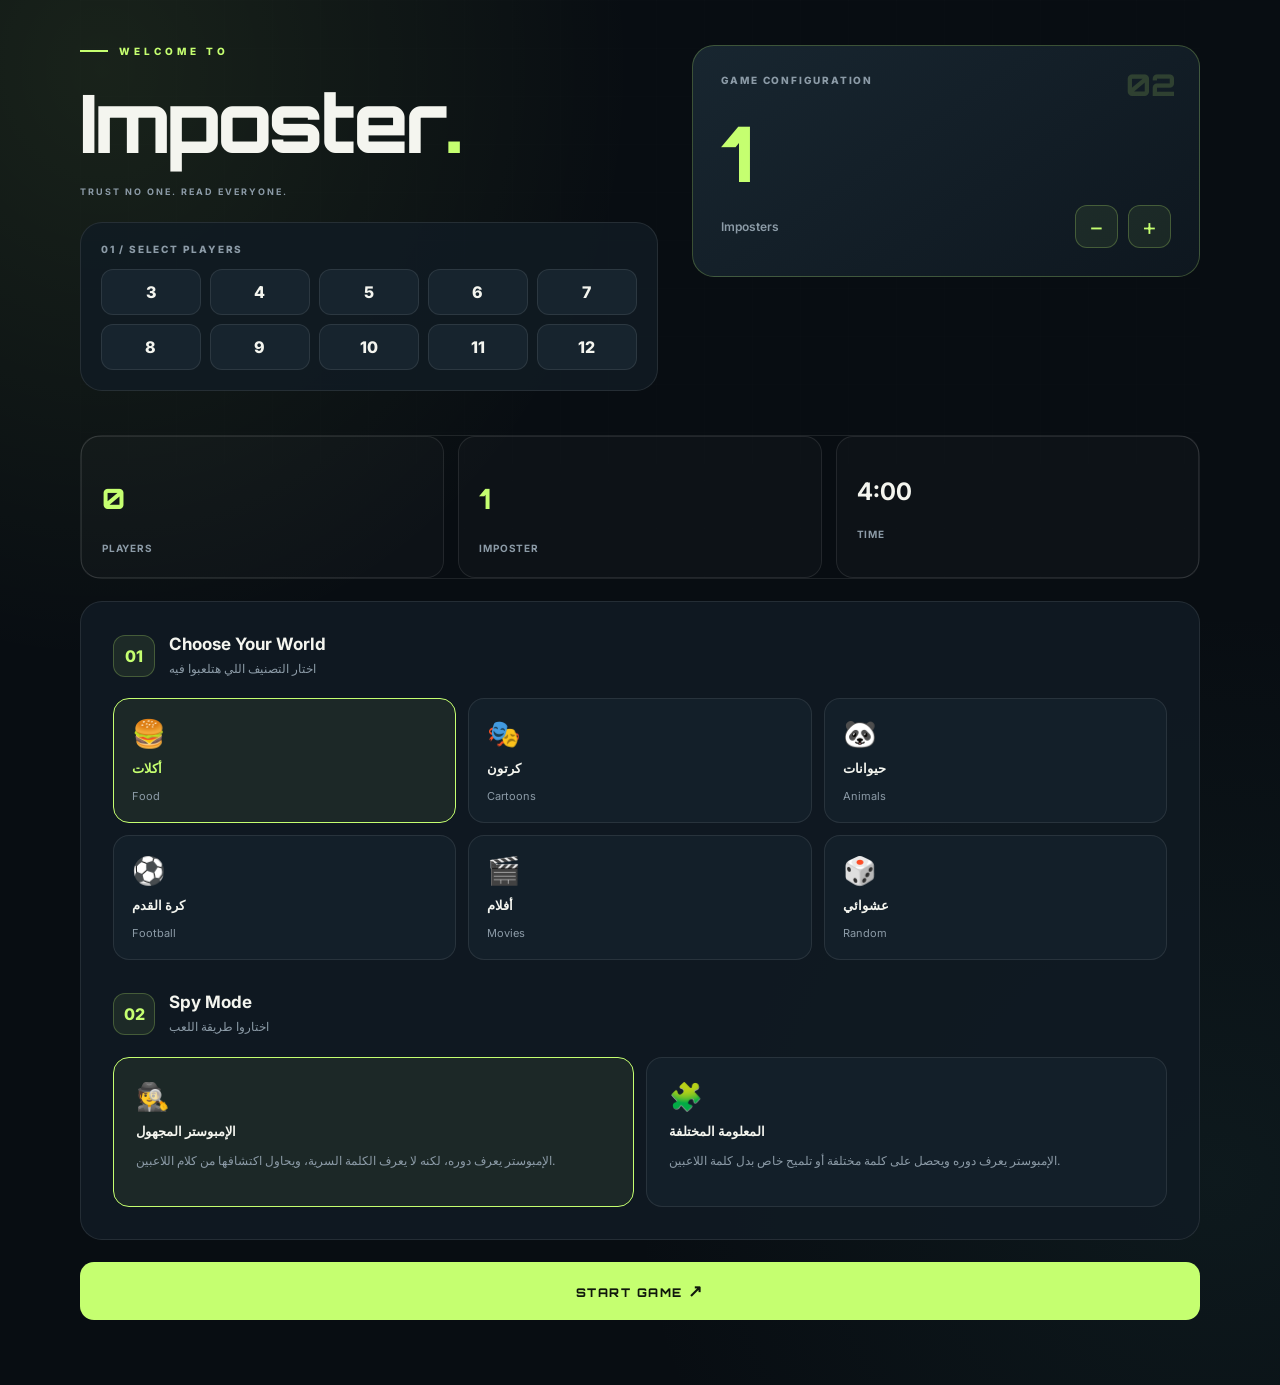
<file: index.html>
<!DOCTYPE html>
<html lang="en">
<head>
<meta charset="UTF-8">
<meta name="viewport" content="width=device-width, initial-scale=1.0">
<title>SPY // GAME</title>
<link rel="stylesheet" href="style.css">

</head>

<body class="home-page">

<div class="app">

    <!-- START -->
    <section class="screen active" id="startScreen">

        <div class="logo">
            <div class="small">WELCOME TO</div>
            <h1>Imposter<span>.</span></h1>
        </div>




<div class="players-box">

    <button class="btn-1">3</button>
    <button class="btn-2">4</button>
    <button class="btn-3">5</button>
    <button class="btn-4">6</button>
    <button class="btn-5">7</button>

    <button class="btn-6">8</button>
    <button class="btn-7">9</button>
    <button class="btn-8">10</button>
    <button class="btn-9">11</button>
    <button class="btn-10">12</button>

</div>


<!-- PLAYER NAMES -->
<div id="playerNames" class="player-names"></div>

<!-- NUMBER OF SPIES -->
<div class="information spy-settings">
    <div>
        <h2 id="spyCountDisplay">1</h2>
        <p>Imposters</p>

        <button type="button" id="spyMinus">−</button>
        <button type="button" id="spyPlus">+</button>
    </div>
</div>



<!-- CATEGORY SELECTION -->
<section class="setup-options">
    <div class="setup-heading">
        <span>01</span>
        <div>
            <h2>Choose Your World</h2>
            <p>اختار التصنيف اللي هتلعبوا فيه</p>
        </div>
    </div>

    <div class="category-grid" id="categoryGrid">
        <button type="button" class="category-option selected"
                data-category="food">
            <span>🍔</span>
            <strong>أكلات</strong>
            <small>Food</small>
        </button>

        <button type="button" class="category-option"
                data-category="cartoon">
            <span>🎭</span>
            <strong>كرتون</strong>
            <small>Cartoons</small>
        </button>

        <button type="button" class="category-option"
                data-category="animals">
            <span>🐼</span>
            <strong>حيوانات</strong>
            <small>Animals</small>
        </button>

        <button type="button" class="category-option"
                data-category="football">
            <span>⚽</span>
            <strong>كرة القدم</strong>
            <small>Football</small>
        </button>

        <button type="button" class="category-option"
                data-category="movies">
            <span>🎬</span>
            <strong>أفلام</strong>
            <small>Movies</small>
        </button>

        <button type="button" class="category-option"
                data-category="random">
            <span>🎲</span>
            <strong>عشوائي</strong>
            <small>Random</small>
        </button>
    </div>

    <div class="setup-heading mode-heading">
        <span>02</span>
        <div>
            <h2>Spy Mode</h2>
            <p>اختاروا طريقة اللعب</p>
        </div>
    </div>

    <div class="mode-grid" id="modeGrid">
        <button type="button" class="mode-option selected"
                data-mode="classic">
            <span class="mode-icon">🕵️</span>
            <strong>الإمبوستر المجهول</strong>
            <p>الإمبوستر يعرف دوره، لكنه لا يعرف الكلمة السرية، ويحاول اكتشافها من كلام اللاعبين.</p>
        </button>

        <button type="button" class="mode-option"
                data-mode="misleading">
            <span class="mode-icon">🧩</span>
            <strong>المعلومة المختلفة</strong>
            <p>الإمبوستر يعرف دوره ويحصل على كلمة مختلفة أو تلميح خاص بدل كلمة اللاعبين.</p>
        </button>
    </div>
</section>



<div class="information">
    <div>
        <h2 id="playersCount">0</h2>
        <p>Players</p>
    </div>

    <div>
        <h2 id="impostersCount">1</h2>
        <p>Imposter</p>
    </div>

    <div>
        <h2>4:00</h2>
        <p>Time</p>
    </div>
</div>
<button onclick="startGameWithSettings()" class="start-btn">
    START GAME
</button>
<script src="script.js"></script>

</body>
</html>
</file>
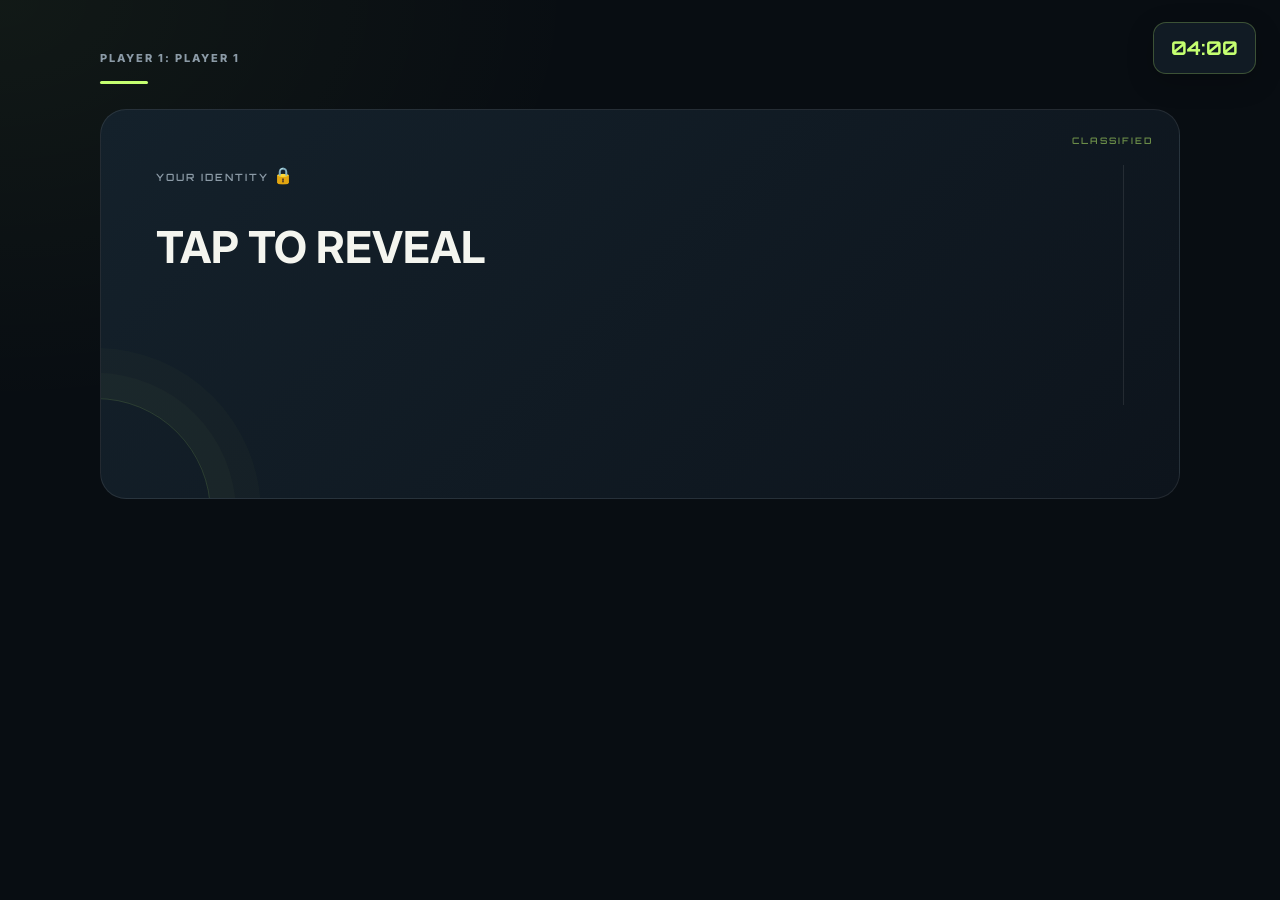
<file: game.html>
<!DOCTYPE html>
<html lang="en">
<head>
    <meta charset="UTF-8">
    <meta name="viewport" content="width=device-width, initial-scale=1.0">
    <title>Document</title>
        <link rel="stylesheet" href="style.css">
</head>
<body class="game-page">



<div id="timer">04:00</div>

<div class="game">
    <p id="playerNumber">PLAYER 1</p>

    <div class="card" id="card">
        <div id="hiddenSide">
            🔒
            <h2>TAP TO REVEAL</h2>
        </div>

        <div id="roleSide" style="display: none;">
            <h2 id="role"></h2>
            <p id="location"></p>
        </div>
    </div>

    <button id="nextBtn" style="display: none;">
        HIDE & PASS →
    </button>


<button id="voteBtn" style="display: none;">
    VOTE
</button>

<div id="voteScreen" style="display: none;">
    <h2>WHO IS THE Imposter?</h2>

    <p id="voterNumber"></p>

    <div id="playersVote"></div>

        <button id="playAgainBtn" class="play-again-btn" style="display: none;">
    PLAY AGAIN
</button>

<button id="homeBtn"
    onclick="localStorage.removeItem('spyGameScores'); window.location.href='index.html'">
    BACK TO HOME
</button>
</div>
</div>



</a>



<script src="script.js"></script>
</body>
</html>
</file>
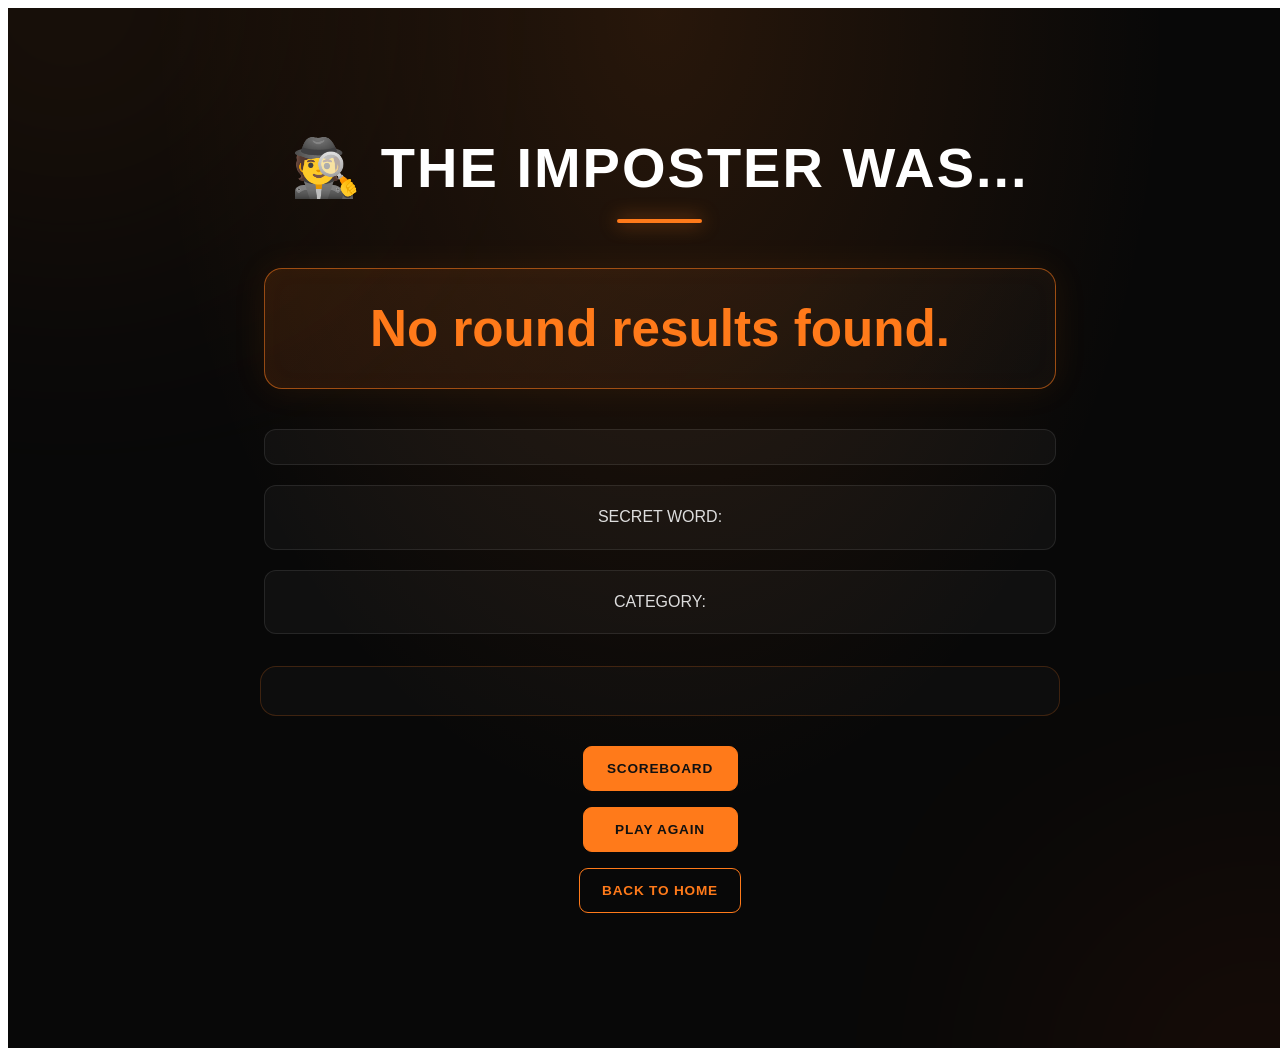
<file: imposter.html>
<!DOCTYPE html>
<html lang="en">
<head>
    <meta charset="UTF-8">
    <meta name="viewport" content="width=device-width, initial-scale=1.0">
    <title>Document</title>
</head>
<body>

    <style>
/* ==============================
   IMPOSTER RESULTS PAGE
============================== */

.imposter-reveal {
    position: relative;
    min-height: 100vh;
    width: 100%;
    padding: 70px 20px;
    display: flex;
    flex-direction: column;
    align-items: center;
    justify-content: center;
    overflow: hidden;
    isolation: isolate;
    background:
        radial-gradient(ellipse at 50% 0%, rgba(255, 122, 26, 0.13), transparent 55%),
        #080808;
    color: #f5f5f5;
    font-family: "Sora", sans-serif;
}

/* Background glow */
.imposter-reveal::before,
.imposter-reveal::after {
    content: "";
    position: absolute;
    border-radius: 50%;
    pointer-events: none;
    z-index: -1;
}

.imposter-reveal::before {
    width: 320px;
    height: 320px;
    top: -170px;
    left: -100px;
    background: #ff7a1a;
    filter: blur(150px);
    opacity: 0.2;
}

.imposter-reveal::after {
    width: 300px;
    height: 300px;
    bottom: -180px;
    right: -100px;
    background: #ff4d00;
    filter: blur(140px);
    opacity: 0.16;
}

/* Main title */
.imposter-reveal h1 {
    position: relative;
    margin: 0 0 15px;
    text-align: center;
    color: #fff;
    font-size: clamp(1.8rem, 5vw, 3.5rem);
    font-weight: 900;
    letter-spacing: 2px;
    text-transform: uppercase;
    animation: imposterTitleIn 0.8s ease both;
}

.imposter-reveal h1::after {
    content: "";
    display: block;
    width: 85px;
    height: 4px;
    margin: 18px auto 0;
    border-radius: 5px;
    background: #ff7a1a;
    box-shadow: 0 0 18px rgba(255, 122, 26, 0.7);
}

/* Imposter name */
.imposter-names {
    width: min(100%, 750px);
    margin: 30px 0;
    padding: 30px 20px;
    border: 1px solid rgba(255, 122, 26, 0.55);
    border-radius: 18px;
    background: linear-gradient(
        135deg,
        rgba(255, 122, 26, 0.12),
        rgba(255, 255, 255, 0.025)
    );
    color: #ff7a1a;
    font-size: clamp(1.8rem, 5vw, 3.2rem);
    font-weight: 900;
    text-align: center;
    overflow-wrap: anywhere;
    box-shadow:
        0 0 35px rgba(255, 122, 26, 0.08),
        inset 0 0 25px rgba(255, 122, 26, 0.035);
    animation: imposterCardIn 0.7s 0.2s ease both;
}

/* Result information */
#voteResult,
.imposter-reveal > p {
    width: min(100%, 750px);
    margin: 10px 0;
    padding: 17px 20px;
    border: 1px solid rgba(255, 255, 255, 0.09);
    border-radius: 12px;
    background: rgba(255, 255, 255, 0.035);
    color: #ddd;
    text-align: center;
    font-size: 1rem;
    line-height: 1.8;
}

#secretWord,
#secretCategory {
    color: #ff9a4d;
    font-weight: 800;
}

/* Guess results */
#guessResults {
    width: min(100%, 750px);
    margin: 22px 0;
    padding: 24px;
    border: 1px solid rgba(255, 122, 26, 0.2);
    border-radius: 16px;
    background: rgba(255, 255, 255, 0.025);
}

#guessResults h2 {
    margin: 0 0 18px;
    color: #ff7a1a;
    font-size: 1.15rem;
    letter-spacing: 1px;
    text-align: center;
}

#guessResults p {
    margin: 10px 0;
    padding: 13px 15px;
    border-radius: 9px;
    background: rgba(255, 255, 255, 0.045);
    color: #eee;
    line-height: 1.7;
    overflow-wrap: anywhere;
}

/* Buttons */
.imposter-reveal button {
    min-width: 155px;
    margin: 8px;
    padding: 14px 22px;
    border: 1px solid #ff7a1a;
    border-radius: 9px;
    background: #ff7a1a;
    color: #111;
    font-family: inherit;
    font-size: 0.85rem;
    font-weight: 900;
    letter-spacing: 0.8px;
    cursor: pointer;
    transition:
        transform 0.25s ease,
        box-shadow 0.25s ease,
        background 0.25s ease,
        color 0.25s ease;
}

.imposter-reveal button:hover {
    transform: translateY(-4px);
    background: #ff9142;
    box-shadow: 0 8px 25px rgba(255, 122, 26, 0.25);
}

.imposter-reveal #homeBtn {
    background: transparent;
    color: #ff7a1a;
}

.imposter-reveal #homeBtn:hover {
    background: #ff7a1a;
    color: #111;
}

/* Animations */
@keyframes imposterTitleIn {
    from {
        opacity: 0;
        transform: translateY(-20px);
    }
    to {
        opacity: 1;
        transform: translateY(0);
    }
}

@keyframes imposterCardIn {
    from {
        opacity: 0;
        transform: translateY(20px) scale(0.97);
    }
    to {
        opacity: 1;
        transform: translateY(0) scale(1);
    }
}

/* Mobile */
@media (max-width: 600px) {
    .imposter-reveal {
        padding: 45px 16px;
    }

    .imposter-names {
        padding: 24px 14px;
        margin: 22px 0;
    }

    #guessResults {
        padding: 17px;
    }

    .imposter-reveal button {
        width: 100%;
        max-width: 320px;
        margin: 6px 0;
    }
}

/* Accessibility */
@media (prefers-reduced-motion: reduce) {
    .imposter-reveal *,
    .imposter-reveal *::before,
    .imposter-reveal *::after {
        animation: none !important;
        transition: none !important;
    }
}
</style>
    
    <section class="imposter-reveal">
    <h1>🕵️ THE IMPOSTER WAS...</h1>

    <div id="imposterNames" class="imposter-names"></div>

    <p id="voteResult"></p>

    <p>
        SECRET WORD:
        <span id="secretWord"></span>
    </p>

    <p>
        CATEGORY:
        <span id="secretCategory"></span>
    </p>

    <div id="guessResults"></div>

    <button id="scoreboardBtn">SCOREBOARD</button>
    <button id="playAgainBtn">PLAY AGAIN</button>
    <button id="homeBtn">BACK TO HOME</button>
</section>

<script>
const results = JSON.parse(
    localStorage.getItem("spyGameRoundResults") || "null"
);

const imposterNames = document.getElementById("imposterNames");
const voteResult = document.getElementById("voteResult");
const secretWord = document.getElementById("secretWord");
const secretCategory = document.getElementById("secretCategory");
const guessResults = document.getElementById("guessResults");

if (results) {
    imposterNames.textContent = results.spies.join(", ");
    voteResult.textContent = results.resultMessage;
    secretWord.textContent = results.secretWord;
    secretCategory.textContent = results.category.toUpperCase();

    guessResults.innerHTML = "<h2>IMPOSTER GUESSES</h2>";

    results.guessResults.forEach(guess => {
        const item = document.createElement("p");

        item.textContent = `${guess.name}: ${
            guess.correct ? "CORRECT GUESS ✅" : "WRONG GUESS ❌"
        }`;

        guessResults.appendChild(item);
    });
} else {
    imposterNames.textContent = "No round results found.";
}

document.getElementById("scoreboardBtn").onclick = () => {
    window.location.href = "scoreboard.html";
};

document.getElementById("playAgainBtn").onclick = () => {
    window.location.href = "game.html?newRound=" + Date.now();
};

document.getElementById("homeBtn").onclick = () => {
    localStorage.removeItem("spyGameScores");
    localStorage.removeItem("spyGamePlayerNames");
    localStorage.removeItem("spyGameRoundResults");

    window.location.href = "index.html";
};
</script>
</body>
</html>
</file>
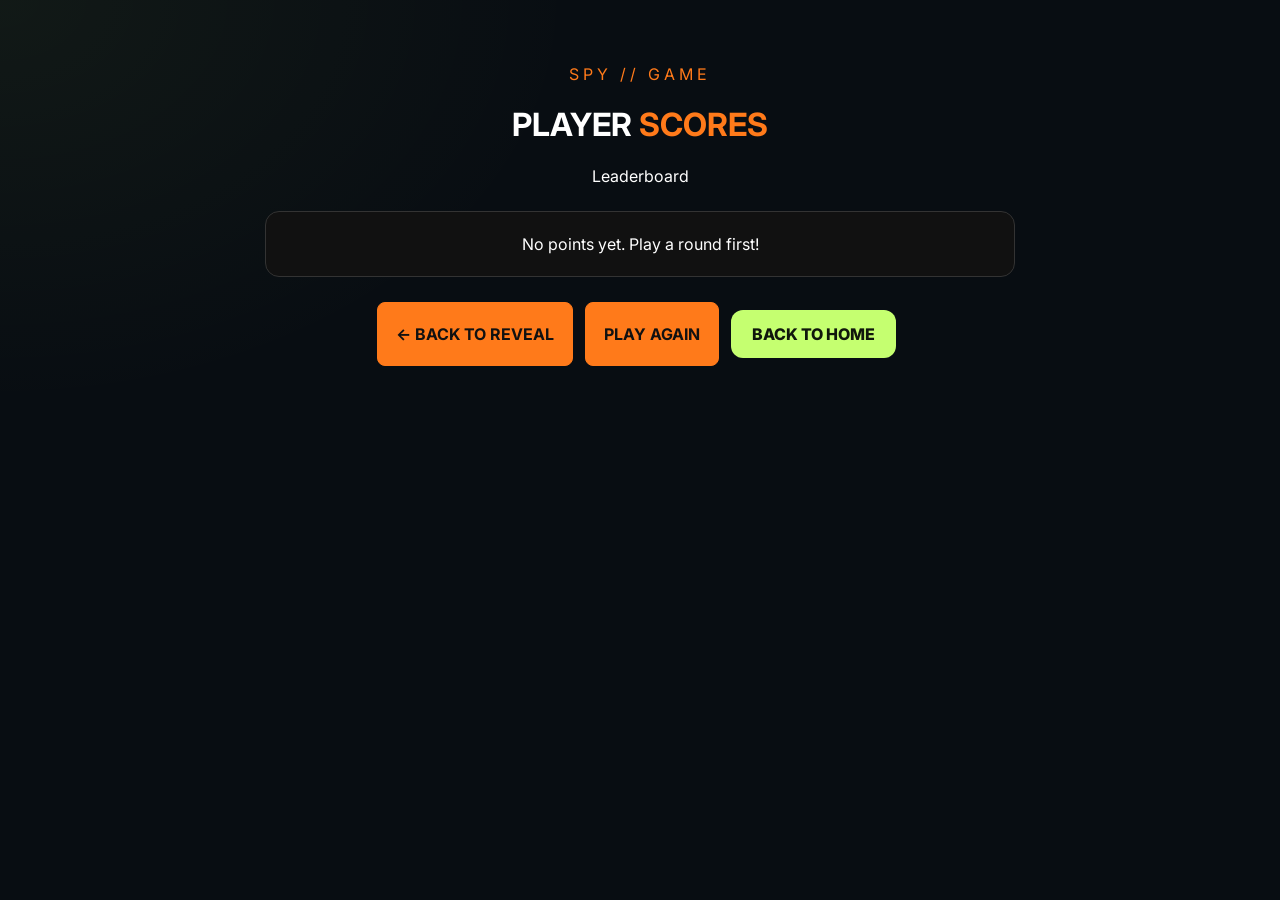
<file: scoreboard.html>
<!DOCTYPE html>
<html lang="en">
<head>
    <meta charset="UTF-8">
    <meta name="viewport" content="width=device-width, initial-scale=1.0">
    <title>Scoreboard | SPY GAME</title>
    <link rel="stylesheet" href="style.css">
    <style>
        .score-page {
            width: min(750px, 92%);
            margin: 40px auto;
            color: white;
            text-align: center;
        }
        .score-page h1 span { color: #ff7a1a; }
        .score-panel {
            background: #111;
            border: 1px solid #333;
            border-radius: 14px;
            padding: 22px;
            margin-top: 25px;
        }
        .score-row {
            display: grid;
            grid-template-columns: 45px minmax(0, 1fr) auto;
            gap: 12px;
            align-items: center;
            text-align: left;
            background: #1b1b1b;
            border-radius: 8px;
            padding: 15px;
            margin: 10px 0;
        }
        .rank, .points { color: #ff7a1a; font-weight: bold; }
        .player-name { overflow-wrap: anywhere; }
        .score-actions {
            display: flex;
            flex-wrap: wrap;
            justify-content: center;
            gap: 12px;
            margin-top: 25px;
        }
        .score-actions button {
            padding: 13px 18px;
            border: 1px solid #ff7a1a;
            border-radius: 8px;
            background: #ff7a1a;
            color: #111;
            font-weight: bold;
            cursor: pointer;
        }
        .score-actions button:hover {
            background: transparent;
            color: #ff7a1a;
        }
        @media (max-width: 420px) {
            .score-row { grid-template-columns: 32px minmax(0, 1fr); }
            .points { grid-column: 2; }
        }
    </style>
</head>
<body class="game-page">

<main class="score-page">
    <p style="color:#ff7a1a;letter-spacing:4px;">SPY // GAME</p>
    <h1>PLAYER <span>SCORES</span></h1>
    <p>Leaderboard</p>

    <section class="score-panel">
        <div id="scoreList"></div>
    </section>

    <div class="score-actions">
        <button id="backBtn">← BACK TO REVEAL</button>
        <button id="playAgainBtn">PLAY AGAIN</button>
        <button id="homeBtn">BACK TO HOME</button>
    </div>
</main>

<script>
let scores = {};
let names = {};

try {
    scores = JSON.parse(localStorage.getItem("spyGameScores") || "{}");
    names = JSON.parse(localStorage.getItem("spyGamePlayerNames") || "{}");
} catch {
    scores = {};
    names = {};
}

const scoreList = document.getElementById("scoreList");

const players = Object.keys(scores).map(key => ({
    name: names[key] || key,
    score: Number(scores[key]) || 0
}));

players.sort((a, b) => b.score - a.score);

if (players.length === 0) {
    scoreList.textContent = "No points yet. Play a round first!";
} else {
    players.forEach((player, index) => {
        const row = document.createElement("div");
        row.className = "score-row";

        const rank = document.createElement("span");
        rank.className = "rank";
        rank.textContent = "#" + (index + 1);

        const name = document.createElement("span");
        name.className = "player-name";
        name.textContent = player.name;

        const points = document.createElement("span");
        points.className = "points";
        points.textContent = player.score + " PTS";

        row.append(rank, name, points);
        scoreList.appendChild(row);
    });
}

document.getElementById("backBtn").onclick = () => {
    location.href = "imposter.html";
};

document.getElementById("playAgainBtn").onclick = () => {
    location.href = "game.html?newRound=" + Date.now();
};

document.getElementById("homeBtn").onclick = () => {
    localStorage.removeItem("spyGameScores");
    localStorage.removeItem("spyGamePlayerNames");
    location.href = "index.html";
};
</script>

</body>
</html>
</file>
<file: style.css>
@import url('https://fonts.googleapis.com/css2?family=Inter:wght@400;500;600;700;800&family=Orbitron:wght@500;600;700;800&display=swap');

/* ========================================
   SPY // GAME — CLEAN RESPONSIVE DESIGN
======================================== */

:root {
    --bg: #080d12;
    --panel: #111b24;
    --panel-light: #17242e;
    --accent: #c5ff70;
    --text: #f4f5ef;
    --muted: #8c9ba7;
    --line: rgba(255, 255, 255, .09);
    --accent-line: rgba(197, 255, 112, .24);
    --radius: 22px;
    --transition: 220ms ease;
}

*,
*::before,
*::after {
    box-sizing: border-box;
}

html {
    scroll-behavior: smooth;
}

body {
    min-height: 100vh;
    margin: 0;
    background: var(--bg);
    color: var(--text);
    font-family: 'Inter', sans-serif;
    overflow-x: clip;
}

button,
input {
    font: inherit;
}

button {
    cursor: pointer;
    -webkit-tap-highlight-color: transparent;
}

button:focus-visible,
input:focus-visible {
    outline: 2px solid var(--accent);
    outline-offset: 4px;
}

::selection {
    color: var(--bg);
    background: var(--accent);
}

/* ========================================
   HOME PAGE
======================================== */

body.home-page {
    background:
        radial-gradient(
            ellipse at 8% 5%,
            rgba(197, 255, 112, .09),
            transparent 32%
        ),
        radial-gradient(
            ellipse at 95% 85%,
            rgba(54, 112, 108, .12),
            transparent 34%
        ),
        var(--bg);
}

.home-page .app {
    position: relative;
    isolation: isolate;
    width: min(1120px, calc(100% - 64px));
    min-height: 100vh;
    margin-inline: auto;
    padding: 45px 0 65px;
}

.home-page .app::before {
    position: absolute;
    inset: 0;
    z-index: -1;
    content: "";
    pointer-events: none;
    opacity: .12;
    background-image:
        linear-gradient(
            rgba(255,255,255,.055) 1px,
            transparent 1px
        ),
        linear-gradient(
            90deg,
            rgba(255,255,255,.055) 1px,
            transparent 1px
        );
    background-size: 48px 48px;
    mask-image: linear-gradient(
        to bottom,
        black,
        transparent 85%
    );
}

/* Main layout */

.home-page #startScreen {
    display: grid;
    grid-template-columns: minmax(0, 1fr) minmax(0, .88fr);
    grid-template-areas:
        "brand settings"
        "players settings"
        "names names"
        "stats stats"
        "setup setup"
        "start start";
    align-content: center;
    align-items: start;
    gap: 22px 34px;
    width: 100%;
    min-width: 0;
}

.home-page #startScreen > * {
    min-width: 0;
    max-width: 100%;
}

/* Brand */

.home-page .logo {
    grid-area: brand;
    min-width: 0;
    align-self: center;
}

.home-page .logo .small {
    display: flex;
    align-items: center;
    gap: 11px;
    color: var(--accent);
    font-size: 10px;
    font-weight: 800;
    letter-spacing: 4px;
}

.home-page .logo .small::before {
    width: 28px;
    height: 2px;
    background: var(--accent);
    content: "";
}

.home-page .logo h1 {
    margin: 22px 0 0;
    font-family: 'Orbitron', sans-serif;
    font-size: clamp(44px, 6.3vw, 84px);
    font-weight: 800;
    line-height: 1.08;
    letter-spacing: -3px;
    overflow-wrap: anywhere;
}

.home-page .logo h1 span {
    color: var(--accent);
}

.home-page .logo::after {
    display: block;
    margin-top: 18px;
    color: var(--muted);
    content: "TRUST NO ONE. READ EVERYONE.";
    font-size: 9px;
    font-weight: 700;
    letter-spacing: 2px;
    line-height: 1.8;
}

/* Shared panel */

.home-page .players-box,
.home-page .information,
.home-page .setup-options {
    min-width: 0;
    border: 1px solid var(--line);
    border-radius: var(--radius);
}

/* Player selection */

.home-page .players-box {
    grid-area: players;
    display: grid;
    grid-template-columns: repeat(5, minmax(0, 1fr));
    gap: 9px;
    width: 100%;
    padding: 20px;
    background: rgba(17, 27, 36, .86);
}

.home-page .players-box::before {
    grid-column: 1 / -1;
    margin-bottom: 5px;
    color: var(--muted);
    content: "01 / SELECT PLAYERS";
    font-size: 10px;
    font-weight: 800;
    letter-spacing: 1.8px;
}

.home-page .players-box button {
    display: grid;
    place-items: center;
    width: 100%;
    min-width: 0;
    min-height: 46px;
    margin: 0;
    padding: 5px;
    color: var(--text);
    background: var(--panel-light);
    border: 1px solid var(--line);
    border-radius: 12px;
    font-weight: 800;
    transition:
        color var(--transition),
        background var(--transition),
        border-color var(--transition),
        transform var(--transition);
}

.home-page .players-box button:hover {
    border-color: var(--accent);
    transform: translateY(-2px);
}

.home-page .players-box button.active,
.home-page .players-box button.selected,
.home-page .players-box button.is-selected {
    color: #10170c;
    background: var(--accent);
    border-color: var(--accent);
}

/* Spy settings */

.home-page .spy-settings {
    grid-area: settings;
    min-width: 0;
}

.home-page .information.spy-settings {
    position: relative;
    padding: 28px;
    overflow: hidden;
    background: linear-gradient(
        145deg,
        #182630,
        #0e171f
    );
    border-color: var(--accent-line);
}

.home-page .information.spy-settings::before {
    display: block;
    margin-bottom: 25px;
    color: var(--muted);
    content: "GAME CONFIGURATION";
    font-size: 10px;
    font-weight: 800;
    letter-spacing: 1.8px;
}

.home-page .information.spy-settings::after {
    position: absolute;
    top: 20px;
    right: 23px;
    color: rgba(197, 255, 112, .16);
    content: "02";
    font: 800 30px 'Orbitron', sans-serif;
    pointer-events: none;
}

.home-page .spy-settings > div {
    display: grid;
    grid-template-columns: minmax(0, 1fr) auto auto;
    align-items: center;
    gap: 10px;
    width: 100%;
}

.home-page #spyCountDisplay {
    grid-column: 1 / -1;
    margin: 0;
    color: var(--accent);
    font: 800 clamp(54px, 6vw, 78px)/1.1 'Orbitron', sans-serif;
    overflow-wrap: anywhere;
}

.home-page .spy-settings p {
    grid-column: 1;
    grid-row: 2;
    margin: 0;
    color: var(--muted);
    font-size: 12px;
    font-weight: 600;
    line-height: 1.6;
}

.home-page #spyMinus,
.home-page #spyPlus {
    display: grid;
    place-items: center;
    grid-row: 2;
    width: 43px;
    height: 43px;
    color: var(--accent);
    background: rgba(197, 255, 112, .07);
    border: 1px solid var(--accent-line);
    border-radius: 12px;
    font-size: 23px;
    transition: var(--transition);
}

.home-page #spyMinus:hover,
.home-page #spyPlus:hover {
    color: var(--bg);
    background: var(--accent);
}

/* Player names */

.home-page #playerNames,
.home-page .player-names {
    grid-area: names;
    display: grid;
    grid-template-columns: repeat(2, minmax(0, 1fr));
    gap: 12px;
    width: 100%;
    min-width: 0;
}

.home-page #playerNames:empty,
.home-page .player-names:empty {
    display: none;
}

.home-page #playerNames input,
.home-page .player-names input {
    width: 100%;
    min-width: 0;
    min-height: 48px;
    padding: 12px 14px;
    color: var(--text);
    background: #0d161e;
    border: 1px solid var(--line);
    border-radius: 12px;
    outline: none;
    transition: border-color var(--transition);
}

.home-page #playerNames input:focus,
.home-page .player-names input:focus {
    border-color: var(--accent);
}

.home-page #playerNames input::placeholder,
.home-page .player-names input::placeholder {
    color: #778795;
}

/* Statistics */

.home-page #startScreen > .information:not(.spy-settings) {
    grid-area: stats;
    display: grid;
    grid-template-columns: repeat(3, minmax(0, 1fr));
    gap: 14px;
    width: 100%;
    min-width: 0;
}

.home-page #startScreen > .information:not(.spy-settings) > div {
    min-width: 0;
    min-height: 100px;
    padding: 20px;
    background: rgba(255, 255, 255, .025);
    border: 1px solid var(--line);
    border-radius: 17px;
}

.home-page #playersCount,
.home-page #impostersCount {
    color: var(--accent);
    font: 800 clamp(20px, 3vw, 28px)/1.3 'Orbitron', sans-serif;
    overflow-wrap: anywhere;
}

.home-page #startScreen > .information:not(.spy-settings) p {
    margin: 8px 0 0;
    color: var(--muted);
    font-size: 10px;
    font-weight: 700;
    letter-spacing: .8px;
    line-height: 1.7;
    text-transform: uppercase;
}

/* Category and mode setup */

.home-page .setup-options {
    grid-area: setup;
    width: 100%;
    margin: 0;
    padding: clamp(20px, 3vw, 32px);
    background: rgba(17, 27, 36, .88);
}

.home-page .setup-heading {
    display: flex;
    align-items: center;
    gap: 14px;
    margin-bottom: 20px;
}

.home-page .setup-heading > span {
    display: grid;
    place-items: center;
    flex-shrink: 0;
    width: 42px;
    height: 42px;
    color: var(--accent);
    background: rgba(197, 255, 112, .08);
    border: 1px solid var(--accent-line);
    border-radius: 12px;
    font-weight: 800;
}

.home-page .setup-heading h2 {
    margin: 0;
    font-size: 17px;
}

.home-page .setup-heading p {
    margin: 5px 0 0;
    color: var(--muted);
    font-size: 12px;
    line-height: 1.6;
}

.home-page .category-grid {
    display: grid;
    grid-template-columns: repeat(3, minmax(0, 1fr));
    gap: 12px;
}

.home-page .category-option,
.home-page .mode-option {
    display: flex;
    flex-direction: column;
    align-items: flex-start;
    gap: 9px;
    min-width: 0;
    padding: 18px;
    color: var(--text);
    text-align: left;
    background: #131f29;
    border: 1px solid var(--line);
    border-radius: 16px;
    transition:
        background var(--transition),
        border-color var(--transition),
        transform var(--transition);
}

.home-page .category-option {
    min-height: 125px;
}

.home-page .category-option > span,
.home-page .mode-icon {
    font-size: 27px;
}

.home-page .category-option strong,
.home-page .mode-option strong {
    font-size: 13px;
    line-height: 1.5;
}

.home-page .category-option small {
    color: var(--muted);
    font-size: 11px;
    line-height: 1.5;
}

.home-page .category-option:hover,
.home-page .mode-option:hover {
    border-color: var(--accent-line);
    transform: translateY(-2px);
}

.home-page .category-option.selected,
.home-page .mode-option.selected {
    background: rgba(197, 255, 112, .07);
    border-color: var(--accent);
}

.home-page .category-option.selected strong {
    color: var(--accent);
}

.home-page .mode-heading {
    margin-top: 32px;
}

.home-page .mode-grid {
    display: grid;
    grid-template-columns: repeat(2, minmax(0, 1fr));
    gap: 12px;
}

.home-page .mode-option {
    min-height: 150px;
    padding: 22px;
}

.home-page .mode-option p {
    margin: 0;
    color: var(--muted);
    font-size: 12px;
    line-height: 1.8;
}

/* Start button */

.home-page .start-btn {
    grid-area: start;
    width: 100%;
    min-width: 0;
    min-height: 58px;
    padding: 15px 22px;
    color: #10170c;
    background: var(--accent);
    border: 1px solid transparent;
    border-radius: 14px;
    font-family: 'Orbitron', sans-serif;
    font-size: 12px;
    font-weight: 800;
    letter-spacing: 1.5px;
    transition:
        transform var(--transition),
        box-shadow var(--transition);
}

.home-page .start-btn::after {
    content: " ↗";
    font-size: 17px;
}

.home-page .start-btn:hover {
    box-shadow: 0 10px 30px rgba(197, 255, 112, .14);
    transform: translateY(-2px);
}

.home-page .start-btn:active {
    transform: scale(.99);
}

/* ========================================
   GAME PAGE
======================================== */

.game-page {
    min-height: 100vh;
    padding: 24px clamp(16px, 4vw, 50px) 50px;
    background:
        radial-gradient(
            ellipse at 0% 0%,
            rgba(197, 255, 112, .05),
            transparent 32%
        ),
        var(--bg);
}

.game-page .game {
    width: min(1080px, 100%);
    margin-inline: auto;
    padding: 25px 0;
}

.game-page .game-header {
    display: flex;
    align-items: center;
    justify-content: space-between;
    gap: 16px;
}

.game-page #timer {
    position: fixed;
    top: 22px;
    right: 24px;
    z-index: 10;
    min-width: 100px;
    padding: 13px 17px;
    color: var(--accent);
    background: #111b24;
    border: 1px solid var(--accent-line);
    border-radius: 13px;
    font: 700 19px 'Orbitron', sans-serif;
    text-align: center;
    box-shadow: 0 8px 28px rgba(0, 0, 0, .2);
}

.game-page #playerNumber {
    display: block;
    margin: 0 0 25px;
    color: var(--muted);
    font-size: 11px;
    font-weight: 800;
    letter-spacing: 2px;
    line-height: 1.8;
    text-transform: uppercase;
}

.game-page #playerNumber::after {
    display: block;
    width: 48px;
    height: 3px;
    margin-top: 12px;
    background: var(--accent);
    border-radius: 5px;
    content: "";
}

/* Role card */

.game-page #card {
    position: relative;
    display: grid;
    grid-template-columns: minmax(0, .75fr) minmax(0, 1.25fr);
    align-items: stretch;
    gap: clamp(24px, 4vw, 55px);
    width: 100%;
    min-width: 0;
    min-height: 390px;
    margin: 25px 0;
    padding: clamp(24px, 4.5vw, 55px);
    overflow: hidden;
    background: linear-gradient(135deg, #14212b, #0d141c);
    border: 1px solid var(--line);
    border-radius: 26px;
}

.game-page #card::before {
    position: absolute;
    top: 25px;
    right: 25px;
    color: rgba(197, 255, 112, .5);
    content: "CLASSIFIED";
    font: 600 9px 'Orbitron', sans-serif;
    letter-spacing: 2px;
}

.game-page #card::after {
    position: absolute;
    bottom: -130px;
    left: -120px;
    width: 230px;
    height: 230px;
    border: 1px solid rgba(197, 255, 112, .14);
    border-radius: 50%;
    box-shadow:
        0 0 0 25px rgba(197, 255, 112, .025),
        0 0 0 50px rgba(197, 255, 112, .018);
    content: "";
    pointer-events: none;
}

.game-page #hiddenSide,
.game-page #roleSide {
    position: relative;
    z-index: 1;
    align-self: center;
    min-width: 0;
}

.game-page #hiddenSide {
    display: flex;
    flex-direction: column;
    justify-content: center;
    min-height: 240px;
    padding-right: 25px;
    border-right: 1px solid var(--line);
}

.game-page #hiddenSide::before {
    margin-bottom: 18px;
    color: var(--muted);
    content: "YOUR IDENTITY";
    font: 600 10px 'Orbitron', sans-serif;
    letter-spacing: 2px;
}

.game-page #hiddenSide h1,
.game-page #hiddenSide h2 {
    font-size: clamp(28px, 3.5vw, 44px);
    line-height: 1.2;
    overflow-wrap: anywhere;
}

.game-page #hiddenSide p {
    margin: 13px 0 0;
    color: var(--muted);
    font-size: 14px;
    line-height: 1.8;
}

.game-page #role {
    color: var(--accent);
    font: 700 clamp(23px, 3vw, 38px)/1.35 'Orbitron', sans-serif;
    overflow-wrap: anywhere;
}

.game-page #location {
    margin-top: 17px;
    color: var(--text);
    font-size: clamp(17px, 2vw, 24px);
    font-weight: 600;
    line-height: 1.6;
    overflow-wrap: anywhere;
}

/* Shared game buttons */

.game-page #card button,
.game-page #nextBtn,
.game-page #voteBtn,
.game-page #homeBtn,
.game-page #voteScreen button {
    min-height: 48px;
    padding: 12px 20px;
    color: #10170c;
    background: var(--accent);
    border: 1px solid transparent;
    border-radius: 12px;
    font-weight: 800;
    transition:
        transform var(--transition),
        box-shadow var(--transition);
}

.game-page #card button:hover,
.game-page #nextBtn:hover,
.game-page #voteBtn:hover,
.game-page #homeBtn:hover,
.game-page #voteScreen button:hover {
    box-shadow: 0 7px 22px rgba(197, 255, 112, .13);
    transform: translateY(-2px);
}

.game-page #nextBtn,
.game-page #voteBtn,
.game-page #homeBtn {
    margin: 8px 8px 8px 0;
}

/* Voting */

.game-page #voteScreen {
    width: 100%;
    min-width: 0;
    margin: 35px auto 0;
    padding: clamp(22px, 4vw, 40px);
    background: rgba(17, 27, 36, .9);
    border: 1px solid var(--line);
    border-radius: 24px;
}

.game-page #voteScreen h1,
.game-page #voteScreen h2 {
    margin: 0 0 20px;
    font-size: clamp(23px, 3.5vw, 34px);
    line-height: 1.4;
}

.game-page #voterNumber {
    margin-bottom: 18px;
    color: var(--accent);
    font-weight: 700;
    line-height: 1.7;
}

.game-page #playersVote {
    display: grid;
    grid-template-columns: repeat(3, minmax(0, 1fr));
    gap: 12px;
    margin: 24px 0;
}

.game-page #playersVote button {
    min-width: 0;
    min-height: 60px;
    padding: 12px;
    color: var(--text);
    background: var(--panel-light);
    border-color: var(--line);
    overflow-wrap: anywhere;
    transition: var(--transition);
}

.game-page #playersVote button:hover,
.game-page #playersVote button.selected {
    color: #10170c;
    background: var(--accent);
    border-color: var(--accent);
}

.game-page .vote-result {
    width: min(100%, 420px);
    margin: 16px 0;
    padding: 18px;
    color: var(--text);
    background: rgba(197, 255, 112, .055);
    border: 1px solid var(--accent-line);
    border-radius: 14px;
    line-height: 1.8;
    overflow-wrap: anywhere;
}

/* ========================================
   TABLET
======================================== */

@media (max-width: 900px) {
    .home-page .app {
        width: min(700px, calc(100% - 40px));
        padding-top: 30px;
    }

    .home-page #startScreen {
        grid-template-columns: minmax(0, 1fr) minmax(0, .9fr);
        gap: 20px;
    }

    .home-page .logo h1 {
        font-size: clamp(42px, 7vw, 64px);
        letter-spacing: -2px;
    }

    .home-page .information.spy-settings {
        padding: 22px;
    }

    .home-page .players-box {
        padding: 16px;
        gap: 8px;
    }

    .game-page #timer {
        position: static;
        display: block;
        width: fit-content;
        margin: 0 0 20px auto;
    }

    .game-page #card {
        gap: 24px;
        padding: 30px;
    }
}

/* ========================================
   MOBILE
======================================== */

@media (max-width: 600px) {
    .home-page .app {
        width: calc(100% - 32px);
        padding: 28px 0 35px;
    }

    .home-page #startScreen {
        grid-template-columns: minmax(0, 1fr);
        grid-template-areas:
            "brand"
            "settings"
            "players"
            "names"
            "stats"
            "setup"
            "start";
        gap: 17px;
        align-content: start;
    }

    .home-page .logo {
        padding: 8px 0 12px;
    }

    .home-page .logo h1 {
        margin-top: 17px;
        font-size: clamp(48px, 13vw, 72px);
        letter-spacing: -2px;
        overflow-wrap: anywhere;
    }

    .home-page .logo .small {
        font-size: 9px;
        letter-spacing: 3px;
    }

    .home-page .logo::after {
        margin-top: 14px;
        font-size: 8px;
        letter-spacing: 1.4px;
    }

    .home-page .information.spy-settings {
        padding: 22px;
        border-radius: 19px;
    }

    .home-page .information.spy-settings::before {
        margin-bottom: 20px;
    }

    .home-page #spyCountDisplay {
        font-size: 58px;
    }

    .home-page .players-box {
        grid-template-columns: repeat(5, minmax(0, 1fr));
        gap: 8px;
        padding: 15px 12px;
        border-radius: 18px;
    }

    .home-page .players-box button {
        min-height: 43px;
        padding: 4px;
        font-size: 13px;
    }

    .home-page #playerNames,
    .home-page .player-names {
        grid-template-columns: repeat(2, minmax(0, 1fr));
        gap: 9px;
    }

    .home-page #playerNames input,
    .home-page .player-names input {
        min-height: 46px;
        padding: 11px;
        font-size: 13px;
    }

    .home-page #startScreen > .information:not(.spy-settings) {
        gap: 8px;
    }

    .home-page #startScreen > .information:not(.spy-settings) > div {
        min-height: 90px;
        padding: 14px 10px;
        border-radius: 14px;
    }

    .home-page #playersCount,
    .home-page #impostersCount {
        font-size: 20px;
    }

    .home-page #startScreen > .information:not(.spy-settings) p {
        font-size: 9px;
        letter-spacing: .2px;
    }

    .home-page .setup-options {
        padding: 19px 14px;
        border-radius: 19px;
    }

    .home-page .category-grid {
        grid-template-columns: repeat(2, minmax(0, 1fr));
        gap: 9px;
    }

    .home-page .category-option {
        min-height: 115px;
        padding: 13px;
    }

    .home-page .category-option > span {
        font-size: 24px;
    }

    .home-page .category-option strong {
        font-size: 12px;
    }

    .home-page .category-option small {
        font-size: 10px;
    }

    .home-page .mode-grid {
        grid-template-columns: minmax(0, 1fr);
        gap: 10px;
    }

    .home-page .mode-option {
        min-height: 0;
        padding: 17px;
    }

    .home-page .start-btn {
        min-height: 54px;
        font-size: 11px;
    }

    .game-page {
        padding: 18px 15px 32px;
    }

    .game-page .game {
        padding-top: 10px;
    }

    .game-page #card {
        grid-template-columns: minmax(0, 1fr);
        gap: 20px;
        min-height: 0;
        margin: 18px 0;
        padding: 36px 22px 25px;
        border-radius: 21px;
    }

    .game-page #card::before {
        top: 17px;
        right: 20px;
        font-size: 8px;
    }

    .game-page #hiddenSide {
        min-height: 0;
        padding: 10px 0 22px;
        border-right: 0;
        border-bottom: 1px solid var(--line);
    }

    .game-page #hiddenSide h1,
    .game-page #hiddenSide h2 {
        font-size: clamp(27px, 8vw, 38px);
    }

    .game-page #roleSide {
        padding: 5px 0;
    }

    .game-page #role {
        font-size: clamp(22px, 6.5vw, 32px);
    }

    .game-page #location {
        font-size: 18px;
    }

    .game-page #playersVote {
        grid-template-columns: repeat(2, minmax(0, 1fr));
        gap: 9px;
    }

    .game-page #playersVote button {
        min-height: 54px;
        padding: 10px 7px;
        font-size: 13px;
    }

    .game-page #voteScreen {
        margin-top: 25px;
        padding: 20px 15px;
        border-radius: 19px;
    }

    .game-page #nextBtn,
    .game-page #voteBtn,
    .game-page #homeBtn {
        width: 100%;
        min-height: 49px;
        margin: 6px 0;
    }
}

/* Very small screens */

@media (max-width: 360px) {
    .home-page .app {
        width: calc(100% - 24px);
    }

    .home-page .players-box {
        grid-template-columns: repeat(3, minmax(0, 1fr));
    }

    .home-page .player-names,
    .home-page #playerNames {
        grid-template-columns: minmax(0, 1fr);
    }

    .home-page #startScreen > .information:not(.spy-settings) > div {
        padding: 12px 6px;
    }

    .home-page #playersCount,
    .home-page #impostersCount {
        font-size: 17px;
    }

    .game-page {
        padding-inline: 12px;
    }

    .game-page #card {
        padding-inline: 17px;
    }
}

/* Accessibility */

@media (prefers-reduced-motion: reduce) {
    *,
    *::before,
    *::after {
        scroll-behavior: auto !important;
        animation-duration: .01ms !important;
        animation-iteration-count: 1 !important;
        transition-duration: .01ms !important;
    }
}

/* ===== VOTING RESULTS ===== */

.voting-results {
  width: 100%;
  padding: 22px;
  border-radius: 18px;
  background: linear-gradient(145deg, #111c24, #0d151c);
  border: 1px solid rgba(255, 255, 255, 0.07);
  box-sizing: border-box;
}

.voting-results h2 {
  margin: 0 0 22px;
  color: #f5f7fa;
  font-family: "Orbitron", sans-serif;
  font-size: clamp(17px, 2vw, 21px);
  font-weight: 800;
  letter-spacing: 0.5px;
}

.voting-results-content {
  display: grid;
  grid-template-columns: minmax(0, 1fr) minmax(0, 1fr);
  gap: 18px;
  align-items: stretch;
}

.voting-result-card {
  padding: 18px;
  min-height: 130px;
  display: flex;
  align-items: center;
  border-radius: 14px;
  background: #192923;
  border: 1px solid rgba(197, 255, 112, 0.2);
  color: #f5f7fa;
  font-size: 15px;
  font-weight: 700;
  line-height: 1.7;
  overflow-wrap: anywhere;
}

.imposter-result {
  display: flex;
  flex-direction: column;
  justify-content: space-between;
  gap: 16px;
  min-width: 0;
}

.imposter-result h3 {
  margin: 0;
  color: #f5f7fa;
  font-size: clamp(17px, 2vw, 21px);
  line-height: 1.45;
  font-weight: 800;
}

.imposter-name {
  color: #c5ff70;
  font-size: 20px;
  font-weight: 800;
  overflow-wrap: anywhere;
}

.continue-btn {
  width: 100%;
  min-height: 46px;
  padding: 12px 14px;
  border: 1px solid rgba(197, 255, 112, 0.18);
  border-radius: 10px;
  background: #1a2932;
  color: #f5f7fa;
  font-size: 12px;
  font-weight: 800;
  cursor: pointer;
  transition: 0.25s ease;
}

.continue-btn:hover {
  background: #c5ff70;
  color: #10160c;
  transform: translateY(-2px);
}

@media (max-width: 480px) {
  .voting-results {
    padding: 16px;
  }

  .voting-results-content {
    grid-template-columns: 1fr;
    gap: 14px;
  }

  .voting-result-card {
    min-height: auto;
    padding: 16px;
  }

  .imposter-result {
    gap: 12px;
  }

  .imposter-result h3 {
    font-size: 18px;
  }

  .continue-btn {
    min-height: 44px;
  }
}



/* =====================================
   SPY GAME — VOTING RESULTS REDESIGN
===================================== */

#voteScreen {
    width: 100%;
    margin-top: 24px;
    padding: 24px;
    box-sizing: border-box;
    background: #0d151c;
    border: 1px solid rgba(255, 255, 255, 0.07);
    border-radius: 20px;
    animation: resultsEnter 0.45s ease both;
}

#voteScreen > h2 {
    margin: 0 0 24px;
    color: #f5f7fa;
    font-family: "Orbitron", sans-serif;
    font-size: clamp(18px, 3vw, 23px);
    font-weight: 800;
    line-height: 1.5;
    overflow-wrap: anywhere;
}

#voteScreen > h2::after {
    content: "";
    display: block;
    width: 42px;
    height: 3px;
    margin-top: 12px;
    background: #c5ff70;
    border-radius: 10px;
}

#playersVote {
    display: grid;
    grid-template-columns: minmax(0, 1fr);
    gap: 14px;
    width: 100%;
    min-width: 0;
}

/* Result message + imposter reveal */
#playersVote:has(.imposter-names) {
    grid-template-columns: minmax(0, 1fr) minmax(0, 1fr);
    grid-template-areas:
        "result title"
        "result names"
        "button button";
    align-items: stretch;
    gap: 14px;
}

#playersVote .vote-result {
    margin: 0;
    padding: 17px;
    display: flex;
    align-items: center;
    min-width: 0;
    box-sizing: border-box;
    background: #17251f;
    border: 1px solid rgba(197, 255, 112, 0.2);
    border-radius: 14px;
    color: #f4f7f1;
    font-size: 15px;
    font-weight: 700;
    line-height: 1.8;
    overflow-wrap: anywhere;
}

/* The voting result message */
#playersVote:has(.imposter-names) > .vote-result {
    grid-area: result;
}

/* "THE IMPOSTER IS..." */
#playersVote:has(.imposter-names) > h2 {
    grid-area: title;
    align-self: end;
    margin: 0;
    color: #f5f7fa;
    font-size: clamp(16px, 2.5vw, 21px);
    line-height: 1.5;
    overflow-wrap: anywhere;
}

/* Imposter name */
#playersVote .imposter-names {
    grid-area: names;
    align-self: start;
    padding: 13px 15px;
    background: rgba(197, 255, 112, 0.08);
    border: 1px solid rgba(197, 255, 112, 0.25);
    border-radius: 12px;
    color: #c5ff70;
    font-size: 18px;
    font-weight: 800;
    line-height: 1.6;
    overflow-wrap: anywhere;
}

/* Continue + guessing buttons */
#playersVote .guess-option {
    width: 100%;
    min-width: 0;
    min-height: 46px;
    padding: 12px 15px;
    box-sizing: border-box;
    border: 1px solid rgba(197, 255, 112, 0.18);
    border-radius: 11px;
    background: #192832;
    color: #f5f7fa;
    font: inherit;
    font-size: 12px;
    font-weight: 800;
    line-height: 1.5;
    overflow-wrap: anywhere;
    cursor: pointer;
    transition: background 0.2s ease,
                color 0.2s ease,
                transform 0.2s ease;
}

#playersVote:has(.imposter-names) > .guess-option {
    grid-area: button;
}

#playersVote .guess-option:hover:not(:disabled) {
    background: #c5ff70;
    color: #0b1008;
    transform: translateY(-2px);
}

#playersVote .guess-option:disabled {
    opacity: 0.55;
    cursor: not-allowed;
}

/* Player voting options */
#playersVote .vote-player {
    width: 100%;
    min-height: 48px;
    padding: 13px 16px;
    border: 1px solid rgba(255, 255, 255, 0.09);
    border-radius: 11px;
    background: #131f27;
    color: #f5f7fa;
    font: inherit;
    font-weight: 700;
    overflow-wrap: anywhere;
    cursor: pointer;
    transition: 0.2s ease;
}

#playersVote .vote-player:hover:not(:disabled) {
    border-color: #c5ff70;
    background: #1c2b30;
}

#playersVote .vote-player:disabled {
    opacity: 0.4;
    cursor: not-allowed;
}

/* Secret word choices */
#playersVote .guess-options {
    display: grid;
    grid-template-columns: repeat(2, minmax(0, 1fr));
    gap: 10px;
    width: 100%;
    min-width: 0;
}

/* Timer */
#timer {
    margin: 0 0 22px auto;
    width: fit-content;
    padding: 12px 16px;
    border: 1px solid rgba(197, 255, 112, 0.2);
    border-radius: 12px;
    background: #111c24;
    color: #c5ff70;
    font-family: "Orbitron", sans-serif;
    font-size: 17px;
    font-weight: 800;
    font-variant-numeric: tabular-nums;
}

/* Entry animation */
@keyframes resultsEnter {
    from {
        opacity: 0;
        transform: translateY(10px);
    }

    to {
        opacity: 1;
        transform: translateY(0);
    }
}

/* Tablet and mobile */
@media (max-width: 480px) {
    #voteScreen {
        padding: 17px;
        border-radius: 16px;
    }

    #playersVote:has(.imposter-names) {
        grid-template-columns: minmax(0, 1fr);
        grid-template-areas:
            "title"
            "names"
            "result"
            "button";
        gap: 12px;
    }

    #playersVote:has(.imposter-names) > h2 {
        align-self: start;
    }

    #playersVote .imposter-names {
        font-size: 17px;
    }

    #playersVote .guess-options {
        grid-template-columns: minmax(0, 1fr);
    }

    #timer {
        font-size: 15px;
        padding: 10px 13px;
    }
}

@media (prefers-reduced-motion: reduce) {
    #voteScreen {
        animation: none;
    }

    #playersVote .guess-option {
        transition: none;
    }
}
</file>
